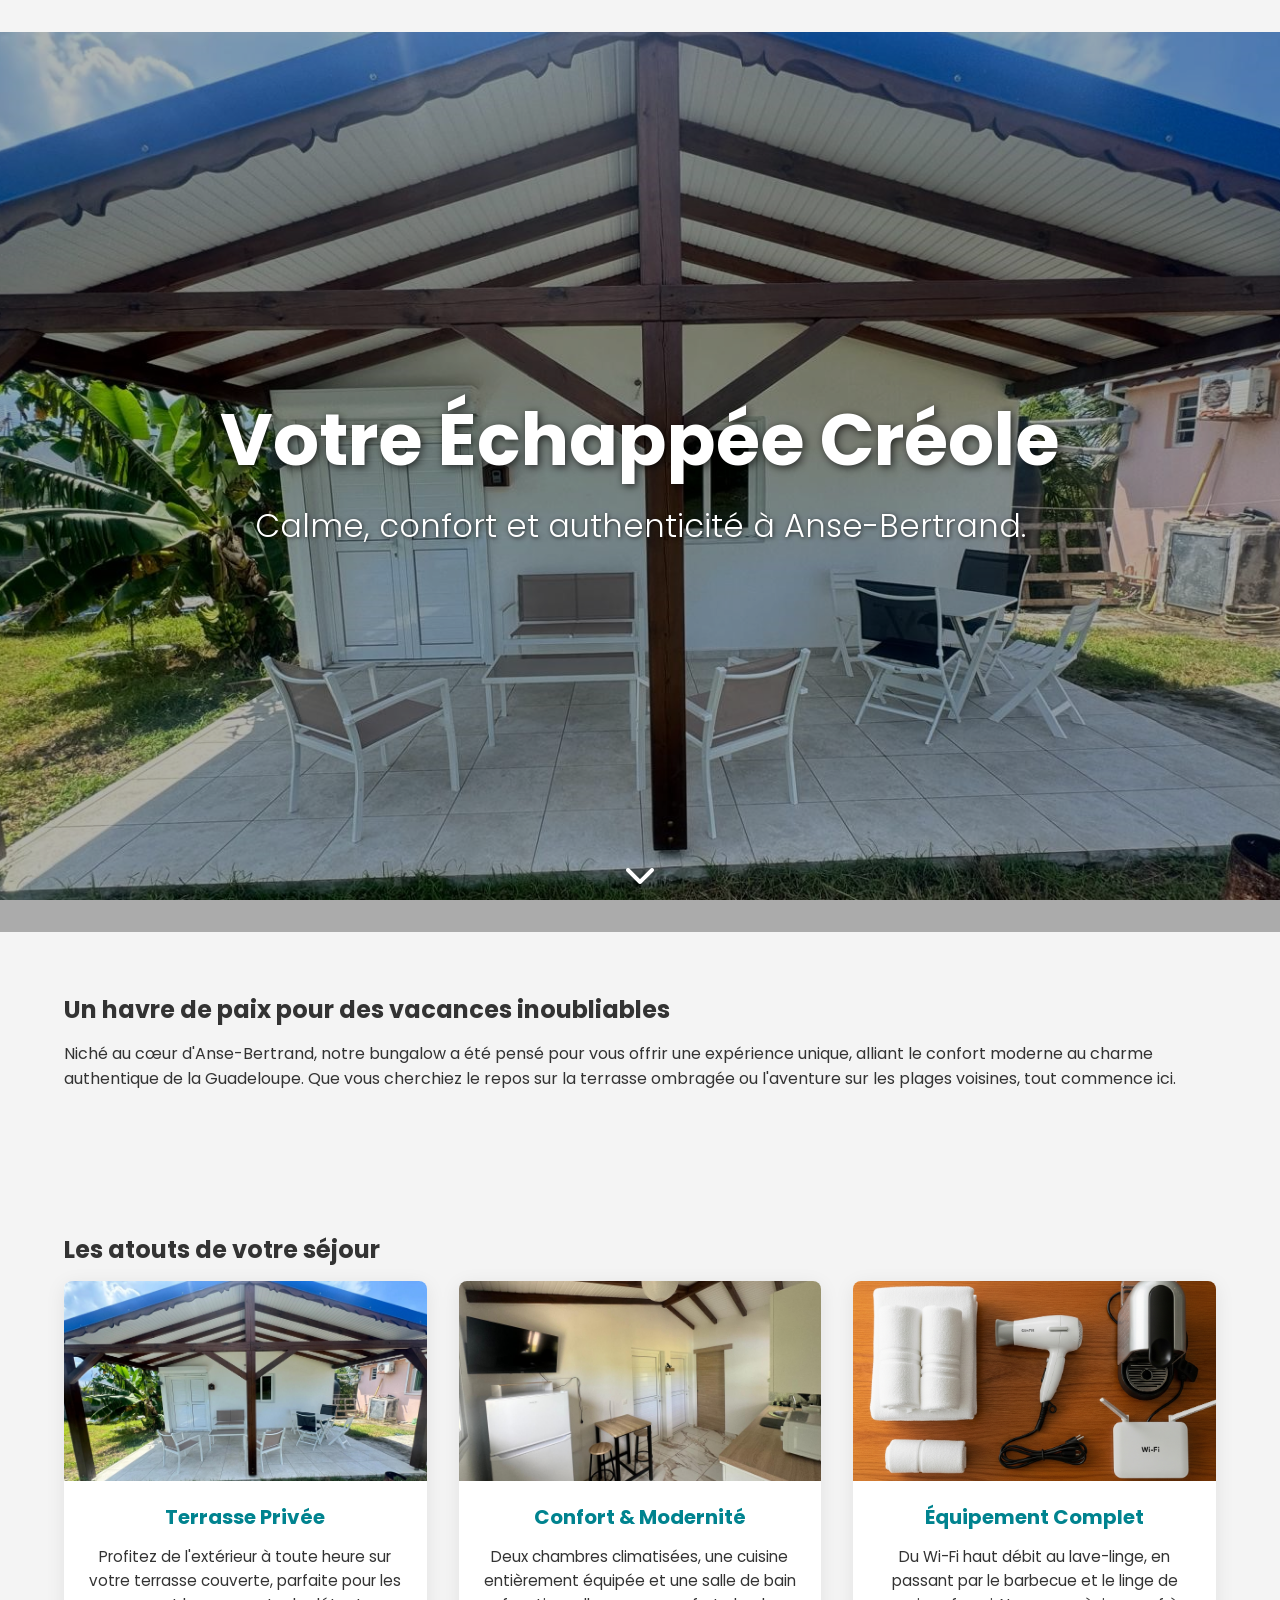
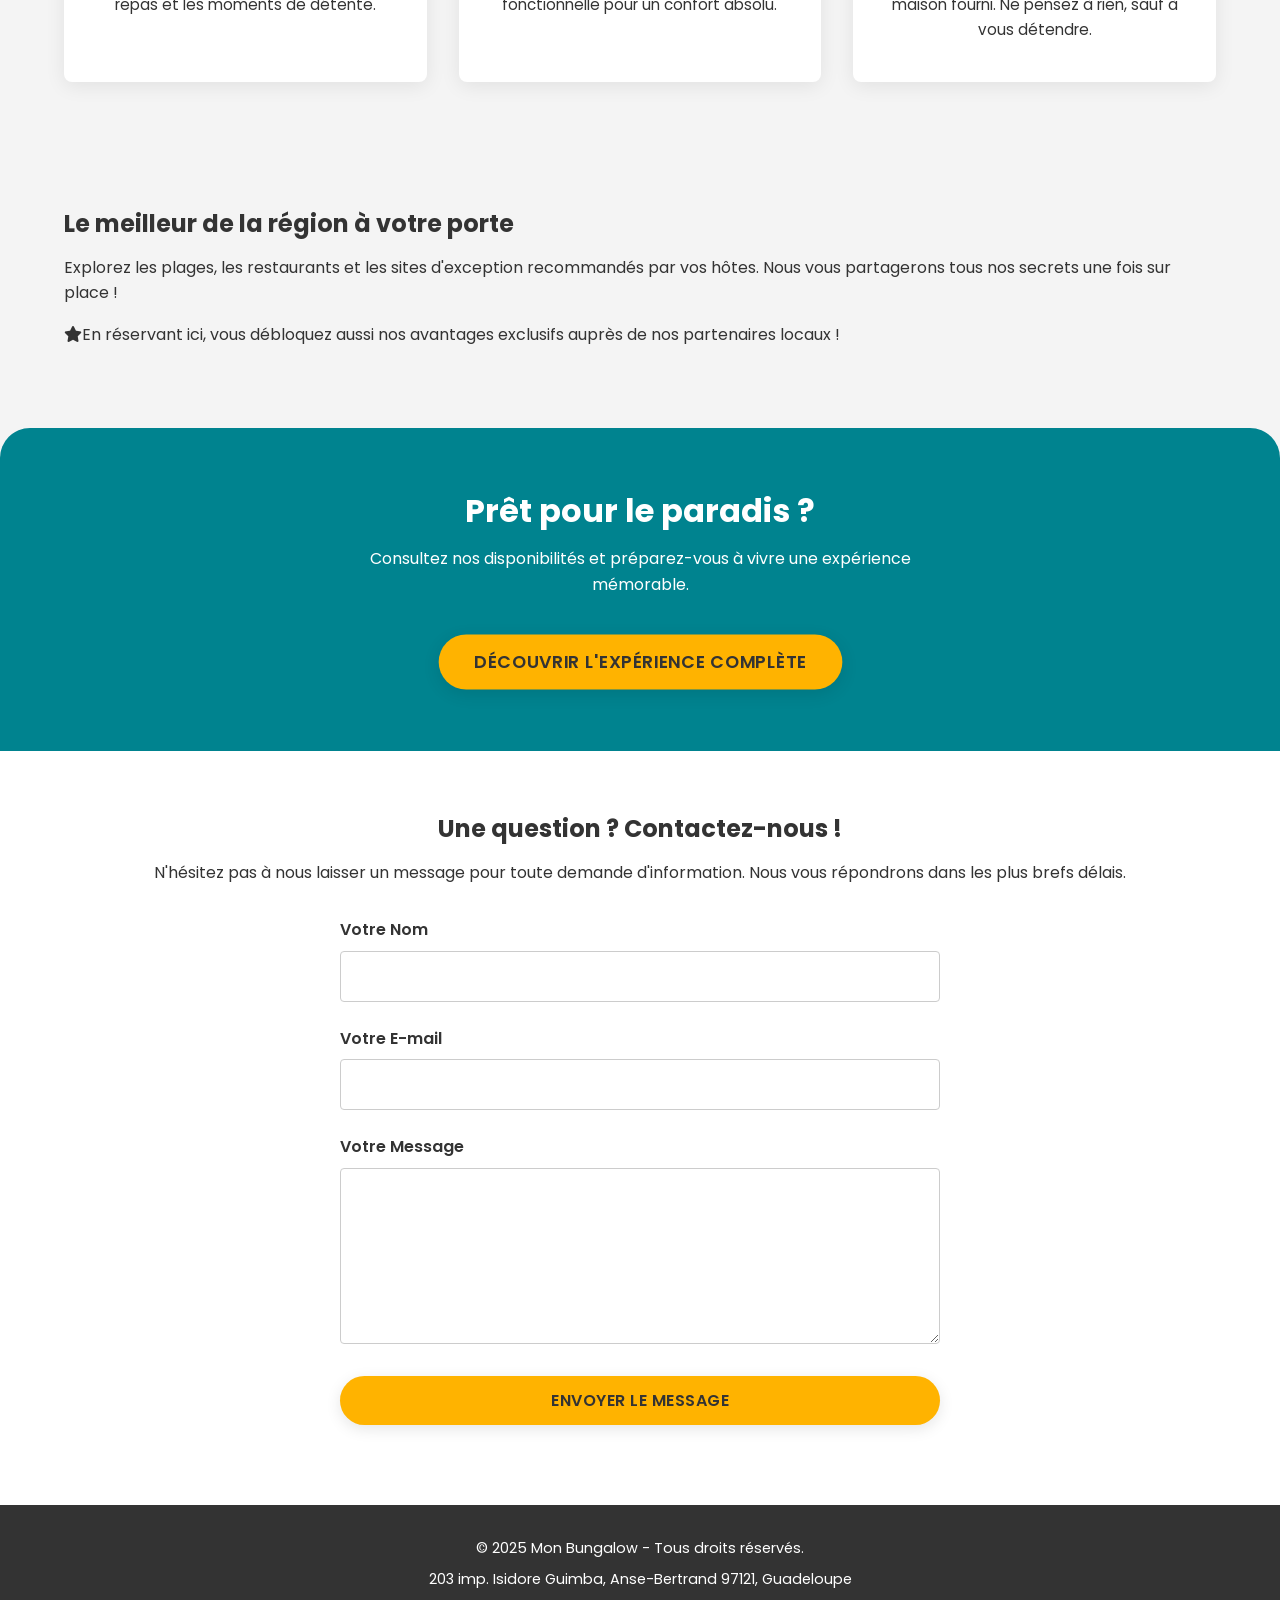
<file: index.html>
<!DOCTYPE html>
<html lang="fr">
  <head>
    <meta charset="UTF-8" />
    <meta name="viewport" content="width=device-width, initial-scale=1.0" />

    <title>Mon Bungalow | Location de Charme à Anse-Bertrand, Guadeloupe</title>

    <meta
      name="description"
      content="Découvrez une échappée de rêve dans notre bungalow tout confort à Anse-Bertrand. Profitez du calme, d'une terrasse privée et d'un accès aux trésors de la Guadeloupe."
    />

    <link rel="preconnect" href="https://fonts.googleapis.com" />
    <link rel="preconnect" href="https://fonts.gstatic.com" crossorigin />
    <link
      href="https://fonts.googleapis.com/css2?family=Poppins:wght@300;400;600;700&display=swap"
      rel="stylesheet"
    />

    <link
      rel="stylesheet"
      href="https://cdnjs.cloudflare.com/ajax/libs/font-awesome/6.5.2/css/all.min.css"
    />

    <link rel="stylesheet" href="assets/css/main.css" />
  </head>
  <body class="is-transitioning is-entering">
    <header class="main-header"></header>

    <main>
      <section id="hero">
        <div class="hero-content">
          <h1 class="hero-title">Votre Échappée Créole</h1>
          <p class="hero-subtitle">
            Calme, confort et authenticité à Anse-Bertrand.
          </p>
          <a
            href="#intro"
            class="scroll-down-link"
            aria-label="Découvrir la suite"
          >
            <i class="fas fa-chevron-down"></i>
          </a>
        </div>
      </section>

      <section id="intro" class="page-section section-hidden">
        <div class="container">
          <h2>Un havre de paix pour des vacances inoubliables</h2>
          <p>
            Niché au cœur d'Anse-Bertrand, notre bungalow a été pensé pour vous
            offrir une expérience unique, alliant le confort moderne au charme
            authentique de la Guadeloupe. Que vous cherchiez le repos sur la
            terrasse ombragée ou l'aventure sur les plages voisines, tout
            commence ici.
          </p>
        </div>
      </section>

      <section id="showcase" class="page-section section-hidden">
        <div class="container">
          <h2>Les atouts de votre séjour</h2>
          <div class="showcase-grid">
            <article class="showcase-item">
              <img
                src="assets/images/00.jpg"
                alt="Terrasse ombragée du bungalow avec salon de jardin."
              />
              <h3>Terrasse Privée</h3>
              <p>
                Profitez de l'extérieur à toute heure sur votre terrasse
                couverte, parfaite pour les repas et les moments de détente.
              </p>
            </article>
            <article class="showcase-item">
              <img
                src="assets/images/01.jpg"
                alt="Intérieur moderne et lumineux du bungalow."
              />
              <h3>Confort & Modernité</h3>
              <p>
                Deux chambres climatisées, une cuisine entièrement équipée et
                une salle de bain fonctionnelle pour un confort absolu.
              </p>
            </article>
            <article class="showcase-item">
              <img
                src="assets/images/Équipement Complet.png"
                alt="Vue détaillée des équipements complets du bungalow : Wi-Fi, lave-linge, cuisine équipée."
              />
              <h3>Équipement Complet</h3>
              <p>
                Du Wi-Fi haut débit au lave-linge, en passant par le barbecue et
                le linge de maison fourni. Ne pensez à rien, sauf à vous
                détendre.
              </p>
            </article>
          </div>
          <!-- CORRECTION : Le bouton et son conteneur ont été supprimés -->
        </div>
      </section>

      <section id="guide" class="page-section section-hidden">
        <div class="container">
          <h2>Le meilleur de la région à votre porte</h2>
          <p>
            Explorez les plages, les restaurants et les sites d'exception
            recommandés par vos hôtes. Nous vous partagerons tous nos secrets
            une fois sur place !
          </p>
          <div class="partner-highlight">
            <p>
              <i class="fas fa-star"></i>En réservant ici, vous débloquez aussi
              nos avantages exclusifs auprès de nos partenaires locaux !
            </p>
          </div>
        </div>
      </section>

      <section id="booking" class="page-section section-hidden">
        <div class="container">
          <h2>Prêt pour le paradis ?</h2>
          <p>
            Consultez nos disponibilités et préparez-vous à vivre une expérience
            mémorable.
          </p>
          <a
            href="experience.html"
            id="link-to-experience"
            class="button-primary"
          >
            Découvrir l'Expérience Complète
          </a>
        </div>
      </section>

      <section id="contact" class="page-section section-hidden">
        <div class="container">
          <h2>Une question ? Contactez-nous !</h2>
          <p>
            N'hésitez pas à nous laisser un message pour toute demande
            d'information. Nous vous répondrons dans les plus brefs délais.
          </p>
          <form
            id="contact-form"
            class="contact-form"
            action="https://formspree.io/f/mvgrvryw"
            method="POST"
          >
            <div class="form-group">
              <label for="contact-name">Votre Nom</label>
              <input type="text" id="contact-name" name="name" required />
            </div>
            <div class="form-group">
              <label for="contact-email">Votre E-mail</label>
              <input type="email" id="contact-email" name="_replyto" required />
            </div>
            <div class="form-group">
              <label for="contact-message">Votre Message</label>
              <textarea
                id="contact-message"
                name="message"
                rows="6"
                required
              ></textarea>
            </div>
            <button type="submit" class="button-primary">
              Envoyer le Message
            </button>
          </form>
          <p id="contact-form-status"></p>
        </div>
      </section>
    </main>

    <footer class="main-footer">
      <p>&copy; 2025 Mon Bungalow - Tous droits réservés.</p>
      <p>203 imp. Isidore Guimba, Anse-Bertrand 97121, Guadeloupe</p>
    </footer>

    <!-- CORRECTION : La modale des équipements a été supprimée de ce fichier -->

    <script src="assets/js/main.js" type="module" defer></script>
  </body>
</html>
</file>
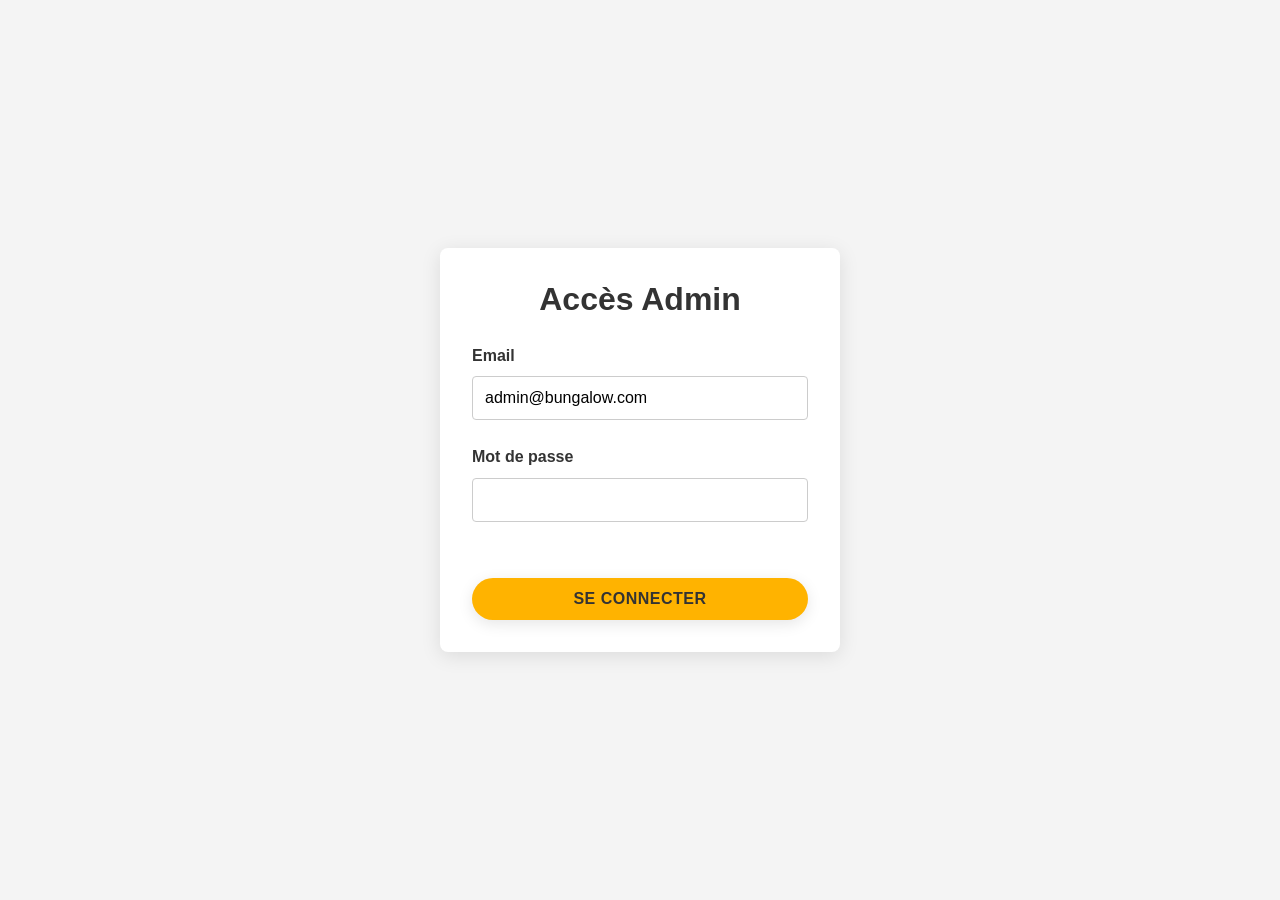
<file: admin-login.html>
<!DOCTYPE html>
<html lang="fr">
  <head>
    <meta charset="UTF-8" />
    <meta name="viewport" content="width=device-width, initial-scale=1.0" />
    <title>Connexion Admin</title>
    <link rel="stylesheet" href="assets/css/main.css" />
    <style>
      body {
        display: flex;
        justify-content: center;
        align-items: center;
        min-height: 100vh;
      }
      .login-container {
        width: 100%;
        max-width: 400px;
        padding: 2rem;
        background: #fff;
        border-radius: 8px;
        box-shadow: 0 4px 20px rgba(0, 0, 0, 0.1);
      }
      .login-container h1 {
        text-align: center;
        margin-bottom: 1.5rem;
      }
      .form-group {
        margin-bottom: 1.5rem;
      }
      .form-group label {
        display: block;
        margin-bottom: 0.5rem;
        font-weight: 600;
      }
      .form-group input {
        width: 100%;
        padding: 0.75rem;
        border: 1px solid #ccc;
        border-radius: 4px;
      }
      .error-message {
        color: #d32f2f;
        text-align: center;
        min-height: 1em;
        margin-bottom: 1rem;
      }
    </style>
  </head>
  <body>
    <div class="login-container">
      <h1>Accès Admin</h1>
      <form id="admin-login-form">
        <div class="form-group">
          <label for="email">Email</label>
          <input type="email" id="email" required value="admin@bungalow.com" />
        </div>
        <div class="form-group">
          <label for="password">Mot de passe</label>
          <input type="password" id="password" required />
        </div>
        <p id="error-message" class="error-message"></p>
        <button type="submit" class="button-primary" style="width: 100%">
          Se connecter
        </button>
      </form>
    </div>

    <script src="assets/js/admin-login.js"></script>
  </body>
</html>
</file>
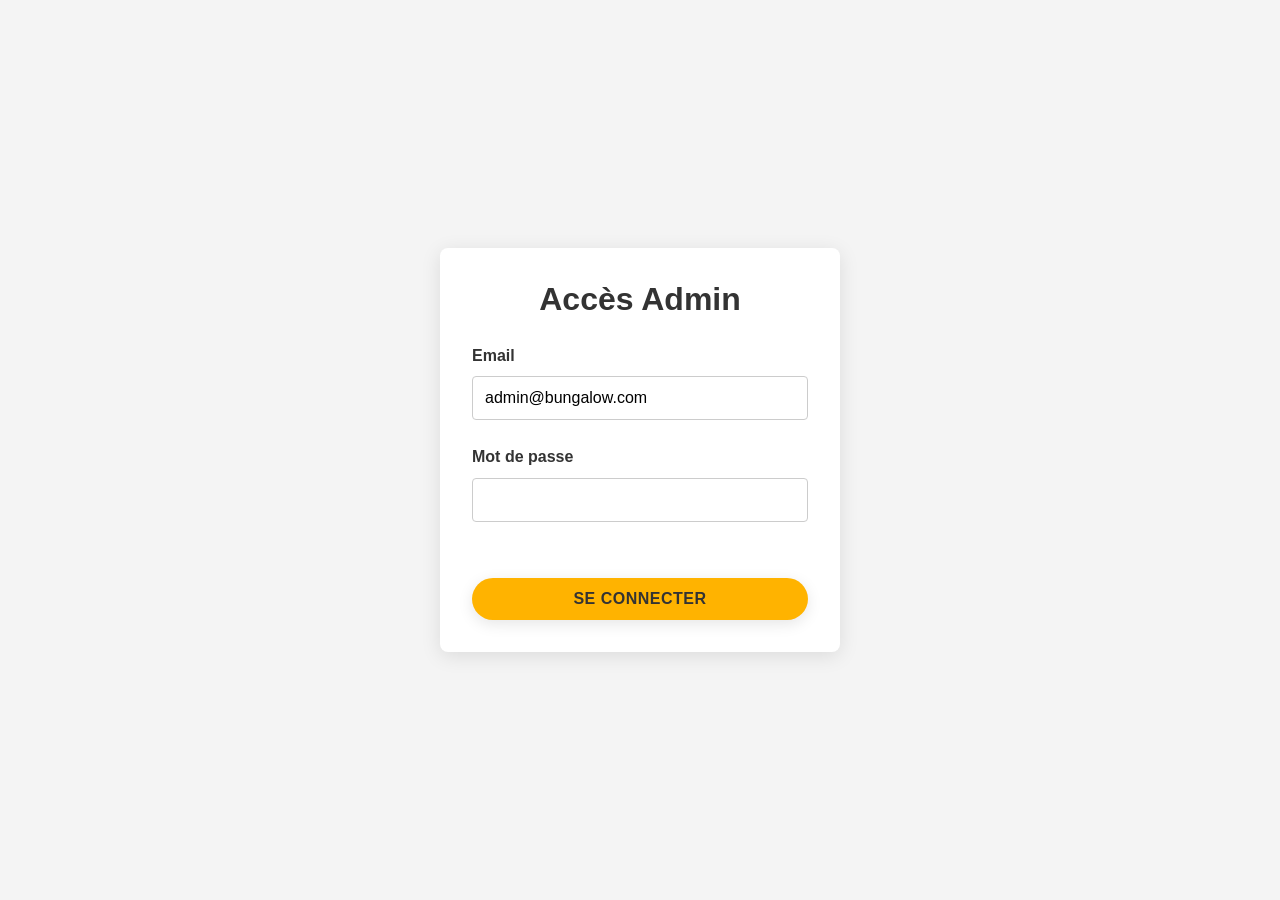
<file: administrateur.html>
<!DOCTYPE html>
<html lang="fr">
  <head>
    <meta charset="UTF-8" />
    <meta name="viewport" content="width=device-width, initial-scale=1.0" />
    <title>Panel Admin - Mon Bungalow</title>
    <link rel="stylesheet" href="assets/css/admin.css" />
  </head>
  <body>
    <script>
      const token = localStorage.getItem("adminAuthToken");
      if (!token) {
        // Si pas de token, on redirige immédiatement vers la page de connexion
        window.location.replace("admin-login.html");
      }
    </script>
    <div class="admin-panel">
      <aside class="sidebar">
        <h1>Conversations</h1>
        <div id="conversation-list"></div>
      </aside>

      <main class="chat-window">
        <p>Sélectionnez une conversation pour afficher les messages.</p>
      </main>
    </div>

    <script src="https://cdn.socket.io/4.7.5/socket.io.min.js"></script>

    <script src="assets/js/admin.js" type="module"></script>
  </body>
</html>
</file>
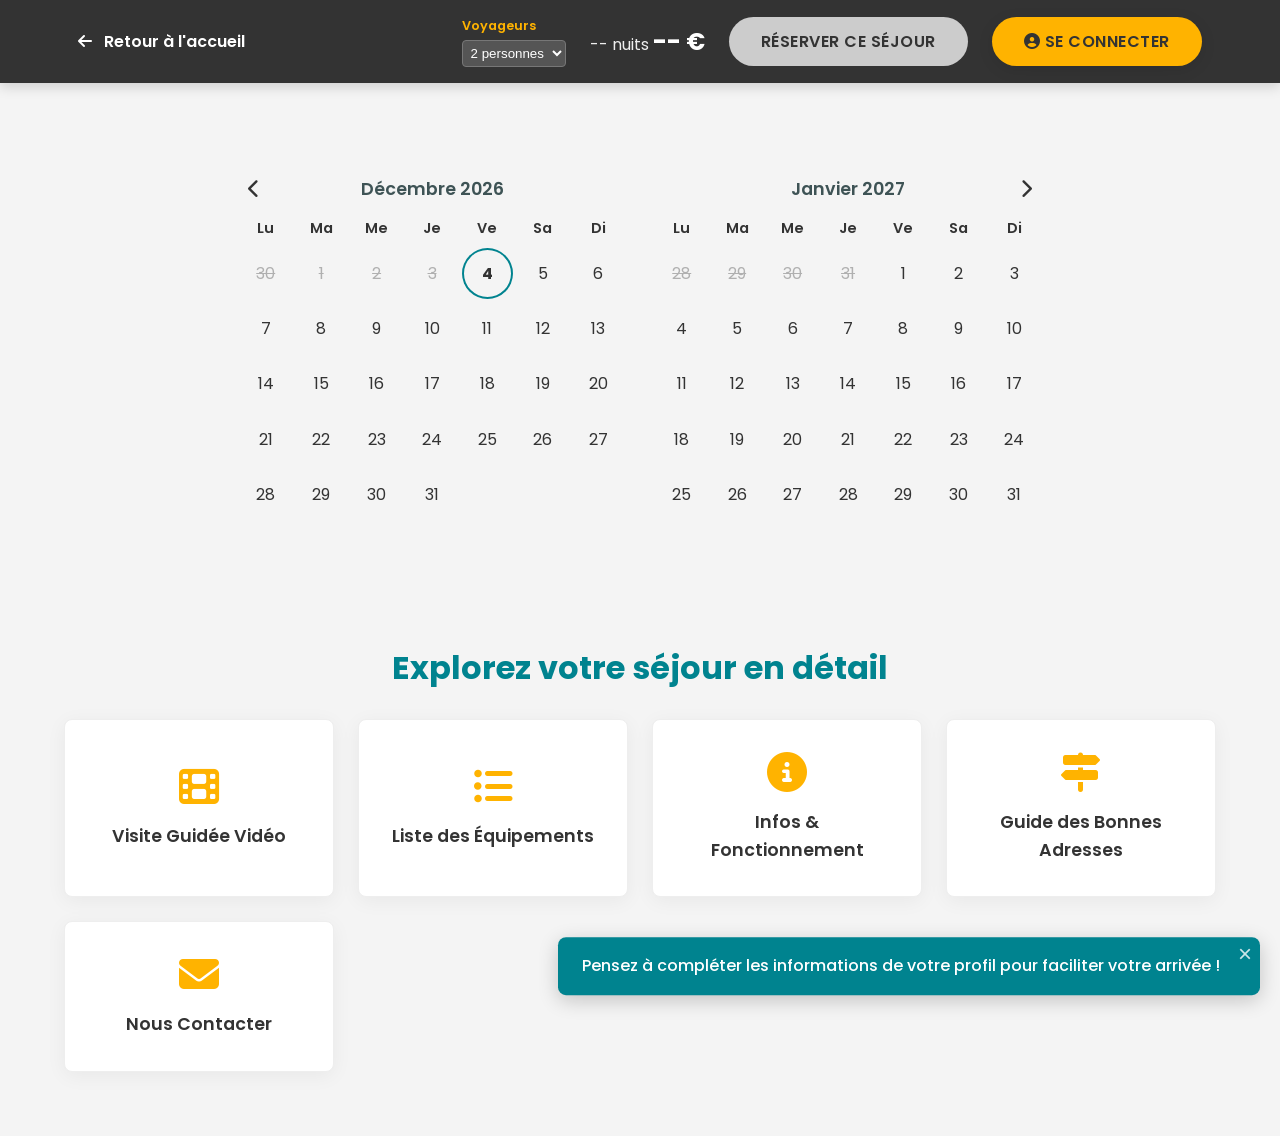
<file: experience.html>
<!DOCTYPE html>
<html lang="fr">
  <head>
    <meta charset="UTF-8" />
    <meta name="viewport" content="width=device-width, initial-scale=1.0" />
    <title>Mon Bungalow | Découvrez l'Expérience & Réservez</title>
    <meta
      name="description"
      content="Explorez notre bungalow en détail, consultez les disponibilités sur notre calendrier interactif et réservez votre séjour de rêve en Guadeloupe."
    />
    <link rel="preconnect" href="https://fonts.googleapis.com" />
    <link rel="preconnect" href="https://fonts.gstatic.com" crossorigin />
    <link
      href="https://fonts.googleapis.com/css2?family=Poppins:wght@300;400;600;700&display=swap"
      rel="stylesheet"
    />
    <link
      rel="stylesheet"
      href="https://cdnjs.cloudflare.com/ajax/libs/font-awesome/6.5.2/css/all.min.css"
    />
    <link rel="stylesheet" href="assets/css/main.css" />
  </head>
  <body class="is-transitioning is-entering">
    <header class="experience-header">
      <div class="container">
        <a href="index.html" class="back-to-home-link"
          ><i class="fas fa-arrow-left"></i> Retour à l'accueil</a
        >
        <div class="booking-controls">
          <div class="booking-details">
            <div class="booking-details__group">
              <label for="occupants">Voyageurs</label>
              <select name="occupants" id="occupants">
                <option value="1">1 personne</option>
                <option value="2" selected>2 personnes</option>
                <option value="3">3 personnes</option>
                <option value="4">4 personnes</option>
              </select>
            </div>
          </div>
          <div class="price-summary">
            <span id="price-summary-nights">-- nuits</span>
            <strong id="price-summary-total">-- €</strong>
          </div>
          <button id="confirm-booking-btn" class="button-primary" disabled>
            Réserver ce séjour
          </button>
        </div>

        <!-- Cette bannière s'affichera si l'utilisateur EST connecté -->
        <div id="welcome-banner" class="welcome-banner">
          <!-- Le contenu (nom, dates) sera injecté ici par le JS -->
        </div>

        <!-- NOUVEAU : Conteneur pour les boutons de connexion/déconnexion/profil -->
        <div id="auth-controls-container" class="auth-controls">
          <!-- Les boutons seront injectés ici par le JS -->
        </div>
      </div>
    </header>

    <main class="page-section">
      <div class="container">
        <div id="calendar-wrapper" class="calendar-wrapper">
          <div class="calendar-main-controls">
            <button id="prev-month-btn" aria-label="Mois précédent">
              <i class="fas fa-chevron-left"></i>
            </button>
            <button id="next-month-btn" aria-label="Mois suivant">
              <i class="fas fa-chevron-right"></i>
            </button>
          </div>

          <div id="calendar-instance-1" class="calendar-instance">
            <h3 id="month-year-1" class="calendar-instance__title"></h3>
            <div class="calendar-grid calendar-header">
              <div>Lu</div>
              <div>Ma</div>
              <div>Me</div>
              <div>Je</div>
              <div>Ve</div>
              <div>Sa</div>
              <div>Di</div>
            </div>
            <div id="dates-grid-1" class="calendar-grid"></div>
          </div>

          <div id="calendar-instance-2" class="calendar-instance">
            <h3 id="month-year-2" class="calendar-instance__title"></h3>
            <div class="calendar-grid calendar-header">
              <div>Lu</div>
              <div>Ma</div>
              <div>Me</div>
              <div>Je</div>
              <div>Ve</div>
              <div>Sa</div>
              <div>Di</div>
            </div>
            <div id="dates-grid-2" class="calendar-grid"></div>
          </div>
        </div>
      </div>
    </main>

    <section id="experience-hub" class="page-section">
      <div class="container">
        <h2 class="hub-title">Explorez votre séjour en détail</h2>
        <div class="hub-grid">
          <a href="#apercu" class="hub-button">
            <i class="fas fa-film"></i>
            <span>Visite Guidée Vidéo</span>
          </a>
          <a href="#equipements" class="hub-button">
            <i class="fas fa-list-ul"></i>
            <span>Liste des Équipements</span>
          </a>
          <a href="#fonctionnement" class="hub-button">
            <i class="fas fa-info-circle"></i>
            <span>Infos & Fonctionnement</span>
          </a>

          <!-- CONTENU PROTÉGÉ -->
          <a
            href="#offres-partenaires"
            class="hub-button"
            data-protected="true"
          >
            <i class="fas fa-star"></i>
            <span>Offres Partenaires</span>
          </a>
          <a
            href="#instructions-entree"
            class="hub-button"
            data-protected="true"
          >
            <i class="fas fa-door-open"></i>
            <span>Instructions d'Entrée</span>
          </a>
          <a
            href="#instructions-sortie"
            class="hub-button"
            data-protected="true"
          >
            <i class="fas fa-key"></i>
            <span>Instructions de Départ</span>
          </a>
          <a
            href="#etat-des-lieux"
            class="hub-button"
            id="hub-inventory-btn"
            data-protected="true"
          >
            <i class="fas fa-clipboard-list"></i>
            <span>État des Lieux</span>
          </a>
          <!-- FIN DU CONTENU PROTÉGÉ -->

          <a href="#guide" class="hub-button">
            <i class="fas fa-map-signs"></i>
            <span>Guide des Bonnes Adresses</span>
          </a>
          <a href="#contact" class="hub-button">
            <i class="fas fa-envelope"></i>
            <span>Nous Contacter</span>
          </a>
        </div>
      </div>
    </section>

    <!-- Modale de la Visite Guidée -->
    <div id="video-tour-modal" class="modal-overlay">
      <div class="media-focus-container">
        <button
          class="global-overlay-close-btn"
          aria-label="Fermer tous les overlays"
        >
          <i class="fas fa-power-off"></i>
        </button>
        <button id="tour-close-btn" class="modal-close-btn">&times;</button>

        <div class="video-wrapper">
          <video
            id="opening-video"
            class="video-tour-player"
            src="assets/videos/OpeningVideo.mp4"
            muted
            playsinline
          ></video>
          <video
            id="main-tour-video"
            class="video-tour-player"
            src="assets/videos/PresentationVideo.mp4"
            loop
            muted
            playsinline
          ></video>

          <div class="video-progress-bar">
            <div
              id="video-progress-bar-fill"
              class="video-progress-bar__fill"
            ></div>
          </div>
        </div>

        <div id="tour-description-panel" class="description-showcase is-hidden">
          <div
            id="tour-scene-indicator"
            class="description-showcase__indicator"
          ></div>

          <div class="description-showcase__content">
            <h3 id="tour-scene-title" class="description-showcase__title"></h3>
            <p
              id="tour-scene-description"
              class="description-showcase__description"
            ></p>
            <button id="open-focus-gallery-btn" class="button-secondary">
              <i class="fas fa-camera"></i> Voir les photos
            </button>
          </div>

          <div class="description-showcase__nav">
            <button id="tour-prev-scene-btn" class="button-secondary">
              <i class="fas fa-arrow-left"></i> Précédent
            </button>
            <button id="tour-next-scene-btn" class="button-secondary">
              Suivant <i class="fas fa-arrow-right"></i>
            </button>
          </div>

          <div class="description-showcase__footer">
            <button id="tour-continue-btn" class="button-primary">
              Continuer la visite
            </button>
          </div>
        </div>

        <div class="media-controls">
          <button id="tour-play-pause-btn" class="play-pause-btn">
            <i class="fas fa-play"></i>
          </button>
          <div class="controls-divider"></div>
          <button
            id="tour-skip-btn"
            class="control-btn"
            aria-label="Afficher la description"
          >
            <i class="fas fa-fast-forward"></i><span>Passer</span>
          </button>
          <button
            id="tour-speed-btn"
            class="control-btn"
            aria-label="Changer la vitesse"
          >
            <i class="fas fa-tachometer-alt"></i><span>x1</span>
          </button>
        </div>
      </div>
    </div>

    <!-- Modale des équipements -->
    <div id="equipment-modal" class="modal-overlay">
      <div class="modal-container">
        <header class="modal-header">
          <h3>Équipements du Bungalow</h3>
          <button
            id="close-equipment-modal-btn"
            class="modal-close-btn"
            aria-label="Fermer la fenêtre"
          >
            &times;
          </button>
        </header>
        <div id="equipment-list-content" class="modal-content">
          <p>Chargement de la liste...</p>
        </div>
      </div>
    </div>

    <!-- Modale de Focus Média -->
    <div id="media-focus-modal" class="modal-overlay">
      <div class="media-focus-container">
        <button
          class="global-overlay-close-btn"
          aria-label="Fermer tous les overlays"
        >
          <i class="fas fa-power-off"></i>
        </button>
        <button id="media-focus-close-btn" class="modal-close-btn">
          &times;
        </button>
        <div id="media-focus-content" class="media-content">
          <!-- Le média (image ou texte) sera injecté ici par le JS -->
        </div>
        <div class="media-controls">
          <button id="toggle-details-btn" class="control-btn">
            <i class="fas fa-info-circle"></i> <span>Détails</span>
          </button>
          <div id="media-focus-thumbnails" class="thumbnail-grid">
            <!-- Les miniatures seront injectées ici par le JS -->
          </div>
        </div>
      </div>
    </div>

    <!-- Modale de Connexion -->
    <div id="login-modal" class="modal-overlay">
      <div class="modal-container">
        <header class="modal-header">
          <h3>Connexion à votre espace</h3>
          <button
            id="close-login-modal-btn"
            class="modal-close-btn"
            aria-label="Fermer la fenêtre"
          >
            &times;
          </button>
        </header>
        <div class="modal-content" style="padding: 1.5rem 2rem">
          <form id="login-form">
            <div class="form-group">
              <label for="username">Identifiant</label>
              <input
                type="text"
                id="username"
                name="username"
                required
                autocomplete="username"
              />
            </div>
            <div class="form-group">
              <label for="password">Mot de passe</label>
              <input
                type="password"
                id="password"
                name="password"
                required
                autocomplete="current-password"
              />
            </div>
            <p id="login-error-msg" class="login-error"></p>
            <button type="submit" class="button-primary" style="width: 100%">
              Se connecter
            </button>
          </form>
        </div>
      </div>
    </div>

    <!-- NOUVEAU : Modale de Contenu Générique -->
    <div id="content-modal" class="modal-overlay">
      <div class="modal-container">
        <header class="modal-header">
          <h3>Titre du Contenu</h3>
          <button class="modal-close-btn" aria-label="Fermer la fenêtre">
            &times;
          </button>
        </header>
        <div class="modal-content" style="padding: 1rem 1.5rem">
          <!-- Le contenu sera injecté ici par le JS -->
        </div>
      </div>
    </div>

    <!-- Modale du Profil Utilisateur -->
    <div id="profile-modal" class="modal-overlay">
      <div class="modal-container">
        <header class="modal-header">
          <h3>Votre Espace Personnel</h3>
          <button
            id="close-profile-modal-btn"
            class="modal-close-btn"
            aria-label="Fermer"
          >
            &times;
          </button>
        </header>
        <div class="modal-content" style="padding: 1.5rem 2rem">
          <form id="profile-form">
            <div class="accordion">
              <div class="accordion-item">
                <button type="button" class="accordion-header">
                  <span>Informations Personnelles</span>
                  <i class="fas fa-chevron-down"></i>
                </button>
                <div class="accordion-content">
                  <div class="profile-section">
                    <div class="form-grid">
                      <div class="form-group">
                        <label for="profile-firstname">Prénom</label>
                        <input
                          type="text"
                          id="profile-firstname"
                          name="firstname"
                        />
                      </div>
                      <div class="form-group">
                        <label for="profile-lastname">Nom</label>
                        <input
                          type="text"
                          id="profile-lastname"
                          name="lastname"
                        />
                      </div>
                      <div class="form-group">
                        <label for="profile-email">Email</label>
                        <input type="email" id="profile-email" name="email" />
                      </div>
                      <div class="form-group">
                        <label for="profile-phone">Téléphone</label>
                        <input type="tel" id="profile-phone" name="phone" />
                      </div>
                    </div>
                  </div>
                </div>
              </div>
              <div class="accordion-item">
                <button type="button" class="accordion-header">
                  <span>Détails de votre séjour</span>
                  <i class="fas fa-chevron-down"></i>
                </button>
                <div class="accordion-content">
                  <div class="profile-section">
                    <div class="form-grid">
                      <div class="form-group">
                        <label for="profile-duration"
                          >Durée de la location</label
                        >
                        <input
                          type="text"
                          id="profile-duration"
                          name="duration"
                          readonly
                        />
                      </div>
                      <div class="form-group form-group-compound">
                        <label for="profile-arrival-date"
                          >Date d'arrivée (choisissez l'heure)</label
                        >
                        <div class="input-group">
                          <input
                            type="text"
                            id="profile-arrival-date"
                            name="arrival-date"
                            readonly
                          />
                          <select id="profile-arrival-time" name="arrival-time">
                            <option value="">--:--</option>
                            <option value="15:00">15:00</option>
                            <option value="16:00">16:00</option>
                            <option value="17:00">17:00</option>
                            <option value="18:00">18:00</option>
                          </select>
                        </div>
                      </div>
                      <div class="form-group form-group-compound">
                        <label for="profile-departure-date"
                          >Départ au plus tard le (choisissez l'heure)</label
                        >
                        <div class="input-group">
                          <input
                            type="text"
                            id="profile-departure-date"
                            name="departure-date"
                            readonly
                          />
                          <select
                            id="profile-departure-time"
                            name="departure-time"
                          >
                            <option value="09:00">09:00</option>
                            <option value="10:00">10:00</option>
                            <option value="11:00" selected>11:00</option>
                          </select>
                        </div>
                      </div>
                    </div>
                  </div>
                </div>
              </div>
            </div>
            <div class="profile-actions">
              <button type="submit" class="button-primary">
                Enregistrer les modifications
              </button>
            </div>
          </form>
        </div>
      </div>
    </div>

    <!-- NOUVEAU : Pop-up de notification pour informations manquantes -->
    <div id="info-notification-popup" class="info-popup">
      <p>
        Pensez à compléter les informations de votre profil pour faciliter votre
        arrivée !
      </p>
      <button id="close-notification-popup-btn" class="popup-close-btn">
        &times;
      </button>
    </div>

    <div class="inventory-modal" id="inventory-modal" hidden>
      <div class="inventory-modal-content">
        <header class="inventory-modal-header">
          <h2>État des Lieux d'Entrée</h2>
          <p>Veuillez vérifier chaque élément et signaler toute anomalie.</p>
          <button
            class="global-overlay-close-btn"
            id="close-inventory-modal-btn"
            aria-label="Fermer l'état des lieux"
          >
            &times;
          </button>
        </header>

        <main class="inventory-modal-body" id="inventory-list-container">
          <div class="loading-spinner"></div>
        </main>

        <footer class="inventory-modal-footer">
          <button class="btn btn-secondary" id="inventory-save-btn">
            Sauvegarder et Fermer
          </button>
          <button class="btn btn-primary" id="inventory-submit-btn">
            Valider l'État des Lieux
          </button>
        </footer>
      </div>
    </div>

    <div id="guide-modal" class="modal-overlay">
      <div class="modal-container">
        <header class="modal-header">
          <h3 id="guide-modal-title">Nos Bonnes Adresses</h3>
          <button
            id="close-guide-modal-btn"
            class="modal-close-btn"
            aria-label="Fermer la fenêtre"
          >
            &times;
          </button>
        </header>
        <div id="guide-modal-content" class="modal-content">
          <div class="loading-spinner"></div>
        </div>
      </div>
    </div>

    <div id="contact-chat-modal" class="modal-overlay">
      <div class="modal-container">
        <header class="modal-header">
          <h3 id="contact-chat-modal-title">Nous Contacter</h3>
          <button class="modal-close-btn" aria-label="Fermer la fenêtre">
            &times;
          </button>
        </header>
        <div class="modal-content" style="padding: 1.5rem 2rem">
          <div id="contact-form-wrapper">
            <p>
              N'hésitez pas à nous laisser un message pour toute demande
              d'information. Nous vous répondrons dans les plus brefs délais.
            </p>
            <form
              id="contact-form-standalone"
              class="contact-form"
              action="https://formspree.io/f/mvgrvryw"
              method="POST"
            >
              <div class="form-group">
                <label for="contact-name-modal">Votre Nom</label>
                <input
                  type="text"
                  id="contact-name-modal"
                  name="name"
                  required
                />
              </div>
              <div class="form-group">
                <label for="contact-email-modal">Votre E-mail</label>
                <input
                  type="email"
                  id="contact-email-modal"
                  name="_replyto"
                  required
                />
              </div>
              <div class="form-group">
                <label for="contact-message-modal">Votre Message</label>
                <textarea
                  id="contact-message-modal"
                  name="message"
                  rows="5"
                  required
                ></textarea>
              </div>
              <button type="submit" class="button-primary" style="width: 100%">
                Envoyer le Message
              </button>
              <p
                id="contact-form-status-modal"
                style="margin-top: 1rem; font-weight: 600"
              ></p>
            </form>
          </div>

          <div id="chat-interface-wrapper" style="display: none">
            <div class="chat-container">
              <div class="chat-history">
                <div class="chat-message host">
                  <p>
                    Bonjour ! Comment puis-je vous aider ? N'hésitez pas à
                    joindre des photos si nécessaire.
                  </p>
                </div>
              </div>
              <form class="chat-input-form">
                <textarea
                  name="message"
                  placeholder="Écrivez votre message..."
                  rows="1"
                  required
                ></textarea>
                <label for="chat-file-input" class="chat-attach-btn">
                  <i class="fas fa-paperclip"></i>
                </label>
                <input type="file" id="chat-file-input" hidden />
                <button type="submit" class="chat-send-btn">
                  <i class="fas fa-paper-plane"></i>
                </button>
              </form>
            </div>
          </div>
        </div>
      </div>
    </div>

    <script src="https://cdn.socket.io/4.7.5/socket.io.min.js"></script>
    <script src="assets/js/experience.js" type="module" defer></script>
  </body>
</html>
</file>
<file: assets/css/main.css>
/* ====================================================== */
/* FICHIER CSS PRINCIPAL - IMPORTE TOUS LES MODULES       */
/* ====================================================== */
/* Ce fichier ne contient aucun style. Il sert uniquement
   à importer les modules CSS dans le bon ordre pour que
   le navigateur les lise correctement.
*/

/* 1. Variables globales (doit TOUJOURS être en premier) */
@import url("variables.css");

/* 2. Reset et styles de base */
@import url("base.css");
@import url("components/transitions.css");

/* 3. Styles de la mise en page principale */
@import url("layout.css");

/* 4. Styles des composants réutilisables */
@import url("components/hero.css");
@import url("components/showcase.css");
@import url("components/booking.css");
@import url("components/modal.css");
@import url("components/calendar.css");
@import url("components/contact-form.css");
@import url("components/experience.css");
@import url("components/tour.css");
@import url("components/focus-overlay.css");
@import url("components/equipment-modal.css");
@import url("components/login-modal.css");
@import url("components/profile-modal.css");
@import url("components/inventory.css");
@import url("components/guide-modal.css");
@import url("components/chat.css");
</file>
<file: assets/css/admin.css>
/* Fichier: assets/css/admin.css */

/* --- Styles de base --- */
body {
  font-family: system-ui, -apple-system, BlinkMacSystemFont, "Segoe UI", Roboto,
    Oxygen, Ubuntu, Cantarell, "Open Sans", "Helvetica Neue", sans-serif;
  margin: 0;
  background-color: #f4f7f6;
  color: #333;
  /* Empêche le rebond du scroll sur mobile */
  overscroll-behavior: none;
}

/* --- Layout Mobile-First (par défaut) --- */
.admin-panel {
  display: flex;
  flex-direction: column; /* Les éléments se superposent verticalement */
  height: 100vh;
}

.sidebar {
  width: 100%; /* Prend toute la largeur sur mobile */
  flex-shrink: 0;
  background-color: #ffffff;
  border-bottom: 1px solid #e0e0e0;
  padding: 1rem;
  box-sizing: border-box;
  /* Limite la hauteur et permet de scroller si la liste est longue */
  max-height: 40vh;
  overflow-y: auto;
}

.sidebar h1 {
  margin: 0 0 1rem 0;
  font-size: 1.5rem;
  color: #00838f;
}

.chat-window {
  flex-grow: 1; /* Prend le reste de la hauteur disponible */
  display: flex;
  flex-direction: column;
  padding: 1.5rem;
  box-sizing: border-box;
  overflow-y: auto; /* Permet de scroller le contenu du tchat */
}

/* --- Styles de la conversation (communs) --- */
.conversation-item {
  padding: 1rem;
  border-bottom: 1px solid #eee;
  cursor: pointer;
  transition: background-color 0.2s;
}

.conversation-item:hover {
  background-color: #f0f0f0;
}

.conversation-item.active {
  background-color: #e0f7fa;
  font-weight: bold;
}

#message-history {
  flex-grow: 1;
  overflow-y: auto;
  margin-bottom: 1rem;
  display: flex;
  flex-direction: column;
  gap: 0.75rem;
}

.chat-message-bubble {
  padding: 0.75rem 1rem;
  border-radius: 18px;
  max-width: 70%;
  line-height: 1.4;
  word-wrap: break-word;
}

.user-message {
  background-color: #00838f;
  color: white;
  border-bottom-left-radius: 4px;
  align-self: flex-start;
}

.admin-message {
  background-color: #e0e0e0;
  color: #333;
  border-bottom-right-radius: 4px;
  align-self: flex-end;
}

#reply-form {
  display: flex;
  gap: 0.5rem;
  flex-shrink: 0;
}

#reply-form input {
  flex-grow: 1;
  border: 1px solid #ccc;
  padding: 0.75rem;
  border-radius: 20px;
}

#reply-form button {
  padding: 0.75rem 1rem;
  border: none;
  background-color: #00838f;
  color: white;
  border-radius: 20px;
  cursor: pointer;
}

/* --- Amélioration pour les écrans plus larges (Desktop) --- */
@media (min-width: 768px) {
  .admin-panel {
    flex-direction: row; /* Les éléments se mettent côte à côte */
  }

  .sidebar {
    width: 300px; /* La sidebar prend une largeur fixe */
    max-height: 100vh;
    border-right: 1px solid #e0e0e0;
    border-bottom: none;
  }
}
</file>
